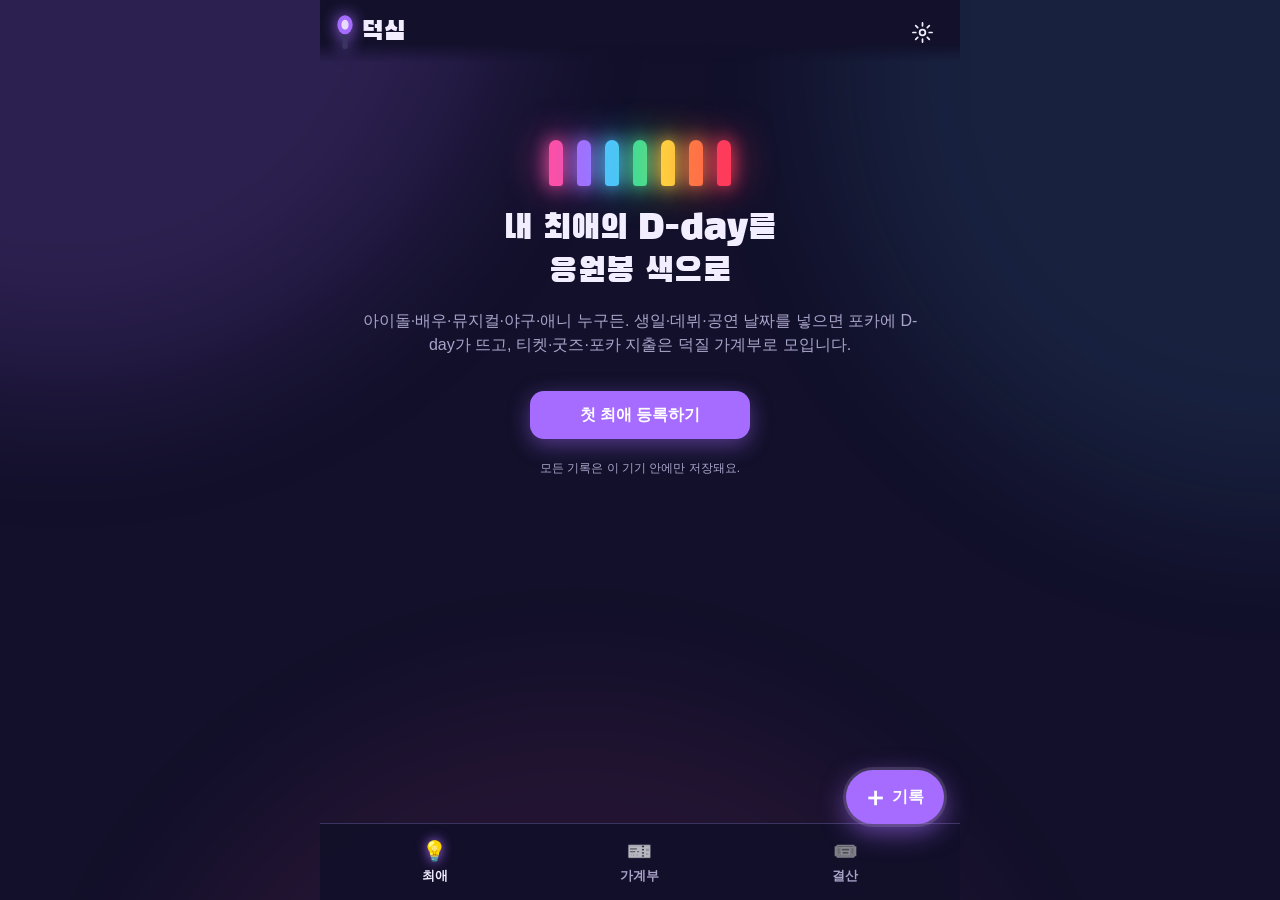
<file: index.html>
<!doctype html>
<html lang="ko">
<head>
  <meta charset="utf-8">
  <meta name="viewport" content="width=device-width, initial-scale=1, viewport-fit=cover">
  <title>덕심 — 최애 D-day와 덕질 가계부</title>
  <meta name="description" content="최애 생일·데뷔·공연 D-day를 홈 화면에, 티켓·굿즈·포카 지출은 덕질 가계부로. 한 달이 끝나면 덕질 결산 티켓 한 장.">
  <meta name="theme-color" content="#12102A">
  <meta property="og:title" content="덕심 — 최애 D-day와 덕질 가계부">
  <meta property="og:description" content="아이돌·배우·뮤지컬·야구·애니 누구든. 응원봉 색으로 물드는 D-day 포카와 이번 달 덕질 결산 티켓.">
  <meta property="og:image" content="https://rlawnstlr001-design.github.io/deoksim/og.png">
  <meta property="og:url" content="https://rlawnstlr001-design.github.io/deoksim/">
  <meta property="og:type" content="website">
  <meta name="twitter:card" content="summary_large_image">
  <link rel="icon" href="icons/icon.svg" type="image/svg+xml">
  <link rel="manifest" href="manifest.webmanifest">
  <link rel="preconnect" href="https://fonts.googleapis.com">
  <link rel="preconnect" href="https://fonts.gstatic.com" crossorigin>
  <link href="https://fonts.googleapis.com/css2?family=Black+Han+Sans&display=swap" rel="stylesheet">
  <link rel="stylesheet" href="styles.css?v=202610041102">
</head>
<body>
  <div class="stage" aria-hidden="true"><i></i><i></i><i></i></div>
  <header class="top">
    <a class="brand" href="#/" aria-label="덕심 처음으로">
      <svg class="stick" viewBox="0 0 20 40" aria-hidden="true"><rect x="7" y="22" width="6" height="17" rx="2.5" fill="#3A3560"/><ellipse cx="10" cy="12" rx="8.5" ry="10.5" fill="var(--glow)"/><ellipse cx="10" cy="12" rx="4" ry="5.5" fill="#fff" opacity=".75"/></svg>
      <span class="brand-name">덕심</span>
    </a>
    <button class="icon-btn" id="btn-settings" aria-label="설정">
      <svg viewBox="0 0 24 24" aria-hidden="true"><circle cx="12" cy="12" r="3"/><path d="M12 2v3M12 19v3M2 12h3M19 12h3M4.9 4.9l2.1 2.1M17 17l2.1 2.1M4.9 19.1 7 17M17 7l2.1-2.1"/></svg>
    </button>
  </header>

  <main id="view" tabindex="-1"></main>

  <nav class="tabbar" aria-label="화면">
    <a href="#/" data-tab="home"><span class="ti">💡</span>최애</a>
    <a href="#/book" data-tab="book"><span class="ti">🎫</span>가계부</a>
    <a href="#/report" data-tab="report"><span class="ti">🎟️</span>결산</a>
  </nav>
  <button class="fab" id="fab" aria-label="덕질 지출 기록">＋<span>기록</span></button>

  <div id="toast" role="status" aria-live="polite"></div>
  <div id="sheet-root"></div>

  <script src="config.js?v=202610041102"></script>
  <script type="module" src="js/app.js?v=202610041102"></script>
</body>
</html>
</file>
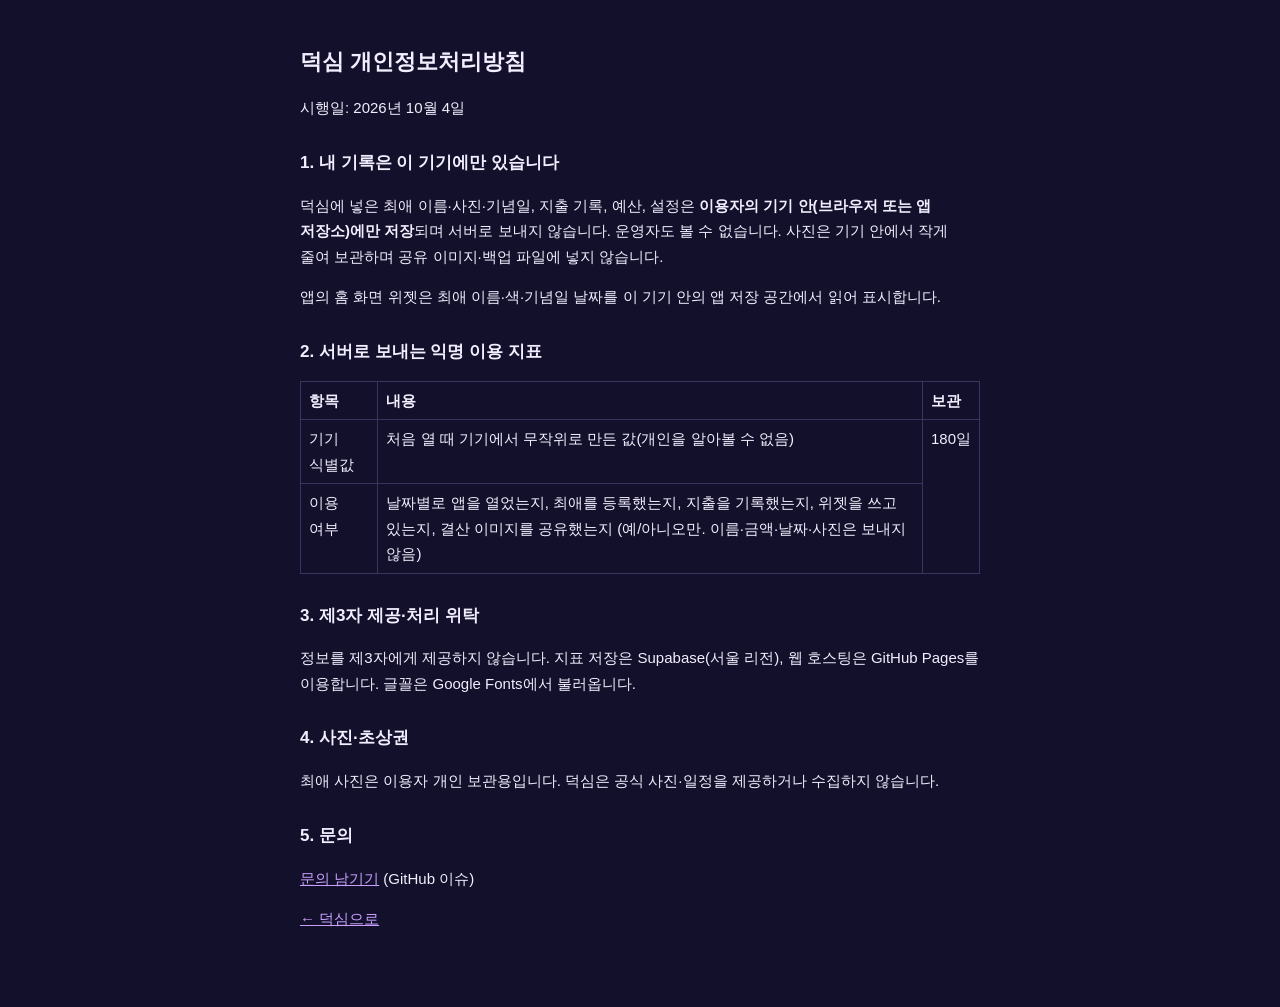
<file: privacy.html>
<!doctype html>
<html lang="ko">
<head>
  <meta charset="utf-8">
  <meta name="viewport" content="width=device-width, initial-scale=1">
  <title>개인정보처리방침 — 덕심</title>
  <style>
    body { margin: 0; background: #12102A; color: #F2EEFF; font: 15px/1.7 -apple-system, 'Apple SD Gothic Neo', 'Malgun Gothic', sans-serif; word-break: keep-all; }
    main { max-width: 680px; margin: 0 auto; padding: 28px 16px 60px; }
    h1 { font-size: 22px; } h2 { font-size: 17px; margin-top: 28px; }
    table { border-collapse: collapse; width: 100%; } td, th { border: 1px solid #3A3560; padding: 6px 8px; text-align: left; vertical-align: top; }
    a { color: #C9A0FF; }
  </style>
</head>
<body>
<main>
  <h1>덕심 개인정보처리방침</h1>
  <p>시행일: 2026년 10월 4일</p>

  <h2>1. 내 기록은 이 기기에만 있습니다</h2>
  <p>덕심에 넣은 최애 이름·사진·기념일, 지출 기록, 예산, 설정은 <b>이용자의 기기 안(브라우저 또는 앱 저장소)에만 저장</b>되며 서버로 보내지 않습니다. 운영자도 볼 수 없습니다. 사진은 기기 안에서 작게 줄여 보관하며 공유 이미지·백업 파일에 넣지 않습니다.</p>
  <p>앱의 홈 화면 위젯은 최애 이름·색·기념일 날짜를 이 기기 안의 앱 저장 공간에서 읽어 표시합니다.</p>

  <h2>2. 서버로 보내는 익명 이용 지표</h2>
  <table>
    <tr><th>항목</th><th>내용</th><th>보관</th></tr>
    <tr><td>기기 식별값</td><td>처음 열 때 기기에서 무작위로 만든 값(개인을 알아볼 수 없음)</td><td rowspan="2">180일</td></tr>
    <tr><td>이용 여부</td><td>날짜별로 앱을 열었는지, 최애를 등록했는지, 지출을 기록했는지, 위젯을 쓰고 있는지, 결산 이미지를 공유했는지 (예/아니오만. 이름·금액·날짜·사진은 보내지 않음)</td></tr>
  </table>

  <h2>3. 제3자 제공·처리 위탁</h2>
  <p>정보를 제3자에게 제공하지 않습니다. 지표 저장은 Supabase(서울 리전), 웹 호스팅은 GitHub Pages를 이용합니다. 글꼴은 Google Fonts에서 불러옵니다.</p>

  <h2>4. 사진·초상권</h2>
  <p>최애 사진은 이용자 개인 보관용입니다. 덕심은 공식 사진·일정을 제공하거나 수집하지 않습니다.</p>

  <h2>5. 문의</h2>
  <p><a href="https://github.com/rlawnstlr001-design/deoksim/issues">문의 남기기</a> (GitHub 이슈)</p>
  <p><a href="./">← 덕심으로</a></p>
</main>
</body>
</html>
</file>
<file: styles.css>
/* 덕심 — 불 꺼진 공연장. 객석마다 응원봉 빛, 최애마다 자기 색으로 물든다 */
:root {
  --night: #12102A;
  --seat: #1E1B3A;
  --seat-2: #2A2650;
  --line: #3A3560;
  --text: #F2EEFF;
  --text-2: #A9A3C9;
  --paper: #F7F3FF;
  --paper-ink: #1A1530;
  --paper-sub: #6B6488;
  --glow: #A66CFF;
  --display: 'Black Han Sans', 'Malgun Gothic', sans-serif;
  --sans: -apple-system, BlinkMacSystemFont, 'Apple SD Gothic Neo', 'Malgun Gothic', 'Noto Sans KR', sans-serif;
  color-scheme: dark;
}
* { box-sizing: border-box; }
[hidden] { display: none !important; }
html, body { margin: 0; }
body {
  background: var(--night); color: var(--text); font-family: var(--sans); font-size: 16px; line-height: 1.5;
  word-break: keep-all; overflow-wrap: anywhere; -webkit-font-smoothing: antialiased; -webkit-tap-highlight-color: transparent;
  min-height: 100dvh;
}
button { font: inherit; color: inherit; }
a { color: inherit; }

/* 무대 조명 번짐 */
.stage { position: fixed; inset: 0; pointer-events: none; z-index: 0; overflow: hidden; }
.stage i { position: absolute; width: 70vmax; height: 70vmax; border-radius: 50%; filter: blur(80px); opacity: .18; }
.stage i:nth-child(1) { background: var(--glow); left: -30vmax; top: -40vmax; }
.stage i:nth-child(2) { background: #4FC3FF; right: -35vmax; top: -30vmax; opacity: .1; }
.stage i:nth-child(3) { background: #FF4FA3; left: 10vmax; bottom: -55vmax; opacity: .08; }

.top {
  position: sticky; top: 0; z-index: 10; max-width: 640px; margin: 0 auto;
  padding: calc(env(safe-area-inset-top) + 10px) 16px 8px; display: flex; justify-content: space-between; align-items: center;
  background: linear-gradient(var(--night) 70%, transparent);
}
.brand { display: flex; align-items: center; gap: 8px; text-decoration: none; }
.stick { width: 18px; height: 36px; filter: drop-shadow(0 0 8px var(--glow)); }
.brand-name { font-family: var(--display); font-size: 26px; letter-spacing: 1px; }
.icon-btn { width: 44px; height: 44px; border: none; background: none; border-radius: 50%; display: grid; place-items: center; cursor: pointer; font-size: 26px; }
.icon-btn svg { width: 23px; height: 23px; fill: none; stroke: currentColor; stroke-width: 1.8; stroke-linecap: round; }
.icon-btn:disabled { opacity: .25; }

main { position: relative; z-index: 1; max-width: 640px; margin: 0 auto; padding: 4px 16px calc(120px + env(safe-area-inset-bottom)); outline: none; }

/* ---------- 탭바·기록 버튼 ---------- */
.tabbar {
  position: fixed; left: 0; right: 0; bottom: 0; z-index: 20;
  display: grid; grid-template-columns: repeat(3, 1fr); max-width: 640px; margin: 0 auto;
  padding: 6px 12px calc(8px + env(safe-area-inset-bottom));
  background: rgba(18, 16, 42, .92); backdrop-filter: blur(10px); border-top: 1px solid var(--line);
}
.tabbar a { display: flex; flex-direction: column; align-items: center; gap: 1px; padding: 6px 0; text-decoration: none; font-size: 12.5px; color: var(--text-2); font-weight: 600; }
.tabbar a .ti { font-size: 20px; filter: grayscale(1) brightness(1.4); opacity: .7; }
.tabbar a.on { color: var(--text); }
.tabbar a.on .ti { filter: none; opacity: 1; text-shadow: 0 0 12px var(--glow); }
.fab {
  position: fixed; z-index: 21; right: max(16px, calc(50vw - 304px)); bottom: calc(76px + env(safe-area-inset-bottom));
  height: 54px; padding: 0 20px 0 16px; border: none; border-radius: 27px; cursor: pointer;
  background: var(--glow); color: var(--glow-ink, #fff); font-size: 26px; font-weight: 800; display: flex; align-items: center; gap: 4px;
  box-shadow: 0 0 0 3px rgba(255, 255, 255, .12), 0 8px 26px color-mix(in srgb, var(--glow) 60%, transparent);
}
.fab span { font-size: 16px; }

/* ---------- 버튼·입력 ---------- */
.btn { min-height: 48px; padding: 10px 18px; border-radius: 14px; border: 1px solid var(--line); background: var(--seat); font-weight: 700; cursor: pointer; display: inline-flex; align-items: center; justify-content: center; }
.btn-glow { background: var(--glow); border-color: transparent; color: var(--glow-ink, #fff); box-shadow: 0 6px 22px color-mix(in srgb, var(--glow) 45%, transparent); }
.btn:disabled { opacity: .4; }
.btn-wide { width: 100%; margin-top: 10px; }
.text-btn { border: none; background: none; color: var(--text-2); font-weight: 700; cursor: pointer; padding: 8px; min-height: 40px; }
.danger { color: #FF6B81; display: block; margin: 8px auto 0; }
.fine { font-size: 12px; color: var(--text-2); text-align: center; }
.fine a { color: inherit; }
.none { color: var(--text-2); text-align: center; padding: 18px 0; list-style: none; }
.sub { color: var(--text-2); font-size: 14px; }

/* ---------- 첫 화면 ---------- */
.welcome { text-align: center; padding: 30px 6px; }
.welcome h1 { font-family: var(--display); font-weight: 400; font-size: 34px; line-height: 1.25; margin: 22px 0 12px; }
.welcome p { color: var(--text-2); }
.welcome .btn { margin: 18px 0 8px; min-width: 220px; }
.crowd { display: flex; justify-content: center; gap: 14px; height: 90px; align-items: flex-end; }
.crowd i { width: 14px; height: 46px; border-radius: 8px 8px 4px 4px; background: var(--c); box-shadow: 0 0 18px var(--c), 0 0 40px var(--c); animation: wave 1.6s ease-in-out infinite; animation-delay: var(--d); transform-origin: bottom center; }
@keyframes wave { 0%, 100% { transform: rotate(-14deg); } 50% { transform: rotate(14deg) translateY(-6px); } }

/* ---------- 홈 ---------- */
.next {
  display: grid; grid-template-columns: 1fr auto; grid-template-rows: auto auto; align-items: center;
  margin: 6px 0 14px; padding: 14px 16px; border-radius: 18px; text-decoration: none;
  background: linear-gradient(120deg, color-mix(in srgb, var(--c) 30%, var(--seat)), var(--seat));
  border: 1px solid color-mix(in srgb, var(--c) 50%, transparent);
  box-shadow: 0 0 28px color-mix(in srgb, var(--c) 25%, transparent);
}
.next-k { font-size: 12px; color: var(--text-2); font-weight: 700; }
.next-t { grid-row: 2; font-weight: 800; }
.next-d { grid-row: 1 / span 2; grid-column: 2; font-family: var(--display); font-size: 34px; color: var(--c); text-shadow: 0 0 16px var(--c); }
.tip { background: var(--seat); border: 1px dashed var(--line); border-radius: 14px; padding: 12px 14px; margin-bottom: 14px; font-size: 14px; }
.tip p { margin: 4px 0 0; color: var(--text-2); }
.grid { display: grid; grid-template-columns: repeat(2, 1fr); gap: 14px; }

/* ---------- 포카 ---------- */
.poca {
  --mx: 50%; --my: 30%; --rx: 0deg; --ry: 0deg;
  position: relative; display: block; aspect-ratio: 55 / 85; border-radius: 14px; overflow: hidden; text-decoration: none;
  background: var(--seat); transform: perspective(700px) rotateX(var(--rx)) rotateY(var(--ry));
  transition: transform .15s ease-out;
  box-shadow: 0 0 0 2px color-mix(in srgb, var(--c) 70%, transparent), 0 10px 30px rgba(0, 0, 0, .45), 0 0 26px color-mix(in srgb, var(--c) 35%, transparent);
}
.poca-img { position: absolute; inset: 0; background-size: cover; background-position: center;
  background-color: var(--c);
  background-image: radial-gradient(circle at 30% 20%, rgba(255, 255, 255, .45), transparent 45%), linear-gradient(160deg, var(--c), color-mix(in srgb, var(--c) 45%, #12102A));
  display: grid; place-items: center; }
.initial { font-family: var(--display); font-weight: 400; font-size: 70px; color: var(--ink); opacity: .9; }
.holo {
  position: absolute; inset: 0; pointer-events: none; mix-blend-mode: color-dodge; opacity: .55;
  background:
    radial-gradient(circle at var(--mx) var(--my), rgba(255, 255, 255, .55), transparent 38%),
    linear-gradient(115deg, transparent 20%, rgba(255, 119, 223, .35) 36%, rgba(108, 233, 255, .35) 48%, rgba(255, 245, 140, .35) 60%, transparent 76%);
  background-size: 100% 100%, 220% 220%;
  background-position: center, calc(var(--mx) * 1.2) calc(var(--my) * 1.2);
}
.poca-spent { position: absolute; top: 8px; right: 8px; font-size: 11.5px; font-weight: 800; padding: 3px 8px; border-radius: 99px; background: rgba(18, 16, 42, .7); color: #fff; }
.poca-foot { position: absolute; left: 0; right: 0; bottom: 0; padding: 26px 12px 12px; background: linear-gradient(transparent, rgba(12, 10, 30, .88)); color: #fff; display: flex; flex-direction: column; }
.poca-name { font-weight: 800; font-size: 17px; line-height: 1.2; }
.poca-dday { font-family: var(--display); font-size: 28px; line-height: 1.1; color: #fff; text-shadow: 0 0 12px var(--c); }
.poca-dday small { display: block; font-family: var(--sans); font-size: 11.5px; font-weight: 700; color: rgba(255, 255, 255, .8); text-shadow: none; }
.poca.add { border: 2px dashed var(--line); background: transparent; box-shadow: none; display: flex; flex-direction: column; align-items: center; justify-content: center; color: var(--text-2); font-weight: 700; cursor: pointer; transform: none; }
.poca.add span { font-size: 40px; line-height: 1; }
.poca.big { width: min(56vw, 230px); margin: 0 auto; }
body[data-route="idol"] .fab, body[data-route="report"] .fab { display: none; }
.poca.big .poca-name { font-size: 22px; }
.poca.big .poca-dday { font-size: 38px; }

/* ---------- 최애 상세 ---------- */
.back { display: inline-block; text-decoration: none; color: var(--text-2); font-weight: 700; padding: 6px 0 10px; }
.idol-hero { padding: 8px 0 4px; }
.idol-meta { text-align: center; color: var(--text-2); margin: 12px 0 6px; font-size: 14px; }
.idol-actions { display: grid; grid-template-columns: 1fr 2fr; gap: 10px; margin: 8px 0 6px; }
.h { display: flex; justify-content: space-between; align-items: center; font-size: 17px; margin: 22px 0 8px; }
.annivs, .ex-list { list-style: none; margin: 0; padding: 0; }
.anniv { width: 100%; display: grid; grid-template-columns: auto 1fr auto; gap: 10px; align-items: center; text-align: left; padding: 12px 12px; margin-bottom: 8px; border-radius: 14px; border: 1px solid var(--line); background: var(--seat); cursor: pointer; }
.kind { font-size: 11.5px; font-weight: 800; padding: 3px 8px; border-radius: 8px; background: color-mix(in srgb, var(--c) 25%, transparent); color: color-mix(in srgb, var(--c) 70%, white); }
.alabel { font-weight: 700; }
.alabel small { display: block; font-weight: 400; color: var(--text-2); font-size: 12.5px; }
.dd { font-family: var(--display); font-size: 24px; color: var(--c); }
.dd.today { text-shadow: 0 0 12px var(--c); }
.dd.past { color: var(--text-2); font-size: 18px; }
.spend-row { display: grid; grid-template-columns: 1fr 1fr; gap: 10px; }
.spend-row div { background: var(--seat); border-radius: 14px; padding: 10px 14px; border: 1px solid var(--line); }
.spend-row small { display: block; color: var(--text-2); font-size: 12px; }
.spend-row b { font-family: var(--display); font-weight: 400; font-size: 22px; }
.ex { width: 100%; display: grid; grid-template-columns: auto 1fr auto; gap: 10px; align-items: center; text-align: left; padding: 10px 4px; border: none; border-bottom: 1px solid var(--line); background: none; cursor: pointer; }
.ex-icon { width: 38px; height: 38px; border-radius: 12px; display: grid; place-items: center; background: var(--seat-2); font-size: 18px; }
.ex-body small { display: flex; align-items: center; gap: 4px; color: var(--text-2); font-size: 12.5px; }
.ex-amt { font-weight: 800; }
.dot { display: inline-block; width: 8px; height: 8px; border-radius: 50%; background: var(--c); box-shadow: 0 0 6px var(--c); }

/* ---------- 가계부 ---------- */
.mhead { display: flex; align-items: center; justify-content: space-between; margin: 4px 0; }
.mhead h2 { margin: 0; font-size: 18px; }
.total { text-align: center; margin: 6px 0 10px; }
.total small { color: var(--text-2); font-weight: 700; font-size: 13px; }
.total b { display: block; font-family: var(--display); font-weight: 400; font-size: 44px; text-shadow: 0 0 22px color-mix(in srgb, var(--glow) 60%, transparent); }
.budget { width: 100%; display: flex; flex-direction: column; gap: 6px; padding: 10px 12px; border-radius: 14px; border: 1px dashed var(--line); background: none; color: var(--text-2); font-size: 13px; font-weight: 700; cursor: pointer; }
.bar { display: block; height: 10px; border-radius: 5px; background: var(--seat-2); overflow: hidden; }
.bar i { display: block; height: 100%; background: var(--glow); border-radius: 5px; }
.bar i.over { background: #FF3B5C; }
.catsum { display: flex; gap: 6px; overflow-x: auto; margin: 12px -16px 4px; padding: 0 16px; scrollbar-width: none; }
.catsum span { flex: none; font-size: 13px; padding: 6px 10px; border-radius: 99px; background: var(--seat); border: 1px solid var(--line); }
.dayh { font-size: 13px; color: var(--text-2); margin: 18px 0 2px; }

/* ---------- 결산 티켓 ---------- */
.seg { display: grid; grid-template-columns: 1fr 1fr; background: var(--seat); border-radius: 12px; padding: 4px; margin: 4px 0 16px; }
.seg button { border: none; background: none; padding: 9px; border-radius: 9px; font-weight: 700; color: var(--text-2); cursor: pointer; }
.seg button.on { background: var(--glow); color: var(--glow-ink, #fff); }
.ticket { position: relative; color: var(--paper-ink); }
.t-top, .t-bottom { background: var(--paper); padding: 20px; }
.t-top { border-radius: 20px 20px 0 0; }
.t-bottom { border-radius: 0 0 20px 20px; display: flex; justify-content: space-between; align-items: center; gap: 10px; font-size: 13px; color: var(--paper-sub); font-weight: 700; }
.admit { font-size: 11px; font-weight: 800; letter-spacing: 1.5px; color: var(--paper-sub); }
.ticket h2 { font-family: var(--display); font-weight: 400; font-size: 30px; margin: 6px 0 0; }
.period { margin: 0; color: var(--paper-sub); font-size: 13px; }
.t-total { font-family: var(--display); font-size: 46px; margin: 10px 0; }
.t-stats { display: grid; grid-template-columns: repeat(3, 1fr); margin: 0 0 14px; }
.t-stats div { display: flex; flex-direction: column-reverse; }
.t-stats dt { font-size: 12px; color: var(--paper-sub); }
.t-stats dd { margin: 0; font-family: var(--display); font-size: 22px; }
.t-bars { list-style: none; margin: 0; padding: 0; }
.t-bars li { display: grid; grid-template-columns: 76px 1fr auto; gap: 8px; align-items: center; font-size: 13px; font-weight: 700; margin-bottom: 7px; }
.t-bars li span { overflow: hidden; text-overflow: ellipsis; white-space: nowrap; }
.t-bars i { display: block; height: 12px; width: var(--w); border-radius: 6px; background: var(--c); }
.t-bars .none { grid-template-columns: 1fr; color: var(--paper-sub); }
.perf { position: relative; height: 22px; background: var(--paper); }
.perf::before, .perf::after { content: ''; position: absolute; top: 0; width: 22px; height: 22px; border-radius: 50%; background: var(--night); }
.perf::before { left: -11px; } .perf::after { right: -11px; }
.ticket .perf { border-top: 2px dashed #C9C1E6; background-clip: padding-box; }
.barcode { width: 120px; height: 34px; background: repeating-linear-gradient(90deg, var(--paper-ink) 0 2px, transparent 2px 4px, var(--paper-ink) 4px 7px, transparent 7px 9px); }

/* ---------- 시트 ---------- */
#sheet-root { display: none; }
#sheet-root.on { display: block; }
.sheet-back { position: fixed; inset: 0; background: rgba(5, 4, 15, .62); z-index: 40; animation: fade .2s; }
.sheet {
  position: fixed; left: 50%; bottom: 0; transform: translateX(-50%); z-index: 41; width: min(640px, 100vw); max-height: 92dvh; overflow-y: auto;
  background: var(--seat); border-radius: 22px 22px 0 0; padding: 10px 18px calc(22px + env(safe-area-inset-bottom));
  border-top: 1px solid var(--line); animation: up .26s cubic-bezier(.2, .9, .3, 1);
}
.grip { display: block; width: 44px; height: 5px; border-radius: 3px; background: var(--line); margin: 0 auto 12px; }
@keyframes up { from { transform: translate(-50%, 40%); opacity: 0; } }
@keyframes fade { from { opacity: 0; } }
.sheet-title { font-size: 20px; margin: 4px 0 12px; }
.sheet-title small { font-size: 14px; color: var(--text-2); font-weight: 600; }
.field { display: block; font-size: 13px; font-weight: 700; color: var(--text-2); margin-bottom: 14px; }
.field small { font-weight: 500; }
.field input, .field select, .row2 input { display: block; width: 100%; margin-top: 6px; min-height: 46px; padding: 8px 12px; border-radius: 12px; border: 1px solid var(--line); background: var(--night); color: var(--text); font: inherit; font-weight: 500; }
.chips { display: flex; flex-wrap: wrap; gap: 6px; margin-top: 6px; }
.chip { min-height: 38px; padding: 6px 12px; border-radius: 99px; border: 1px solid var(--line); background: var(--night); font-weight: 700; font-size: 14px; color: var(--text-2); cursor: pointer; }
.chip.on { background: var(--glow); color: var(--glow-ink, #fff); border-color: transparent; }
.sticks { display: grid; grid-template-columns: repeat(7, 1fr); gap: 8px; margin-top: 8px; }
.sw { aspect-ratio: 1; border-radius: 50%; border: none; background: var(--c); cursor: pointer; box-shadow: 0 0 10px var(--c); position: relative; }
.sw.on { outline: 3px solid #fff; outline-offset: 2px; }
.sw.custom { background: conic-gradient(#FF4FA3, #FFD23F, #3DDC97, #4FC3FF, #A66CFF, #FF4FA3); box-shadow: none; display: block; overflow: hidden; }
.sw.custom input { opacity: 0; width: 100%; height: 100%; cursor: pointer; }
.photo-row { display: flex; align-items: center; gap: 10px; margin-top: 6px; font-weight: 500; }
.check { display: flex; align-items: center; gap: 8px; font-size: 15px; margin: 4px 0 14px; }
.check input { width: 20px; height: 20px; accent-color: var(--glow); }
.row2 { display: grid; grid-template-columns: 1fr 1fr; gap: 8px; }
.row2 input { margin-top: 0; }
.set-h { font-size: 15px; margin: 20px 0 8px; }
.file { position: relative; }

/* ---------- 티켓 스텁 입력 ---------- */
.ticket-sheet { background: var(--night); }
.stub { color: var(--paper-ink); }
.stub-top { background: var(--paper); border-radius: 18px 18px 0 0; padding: 14px 18px 10px; transition: transform .5s cubic-bezier(.5, 0, .7, .4), opacity .5s; transform-origin: 0 100%; }
.amount { font-family: var(--display); font-size: 44px; text-align: right; color: var(--paper-ink); }
.stub .perf { background: var(--paper); border-top: 2px dashed #C9C1E6; height: 14px; }
.stub .perf::before, .stub .perf::after { top: -11px; }
.stub-body { background: var(--paper); border-radius: 0 0 18px 18px; padding: 8px 14px 16px; }
.stub.torn .stub-top { transform: translateY(-40px) rotate(-6deg); opacity: 0; }
.cats { display: grid; grid-template-columns: repeat(3, 1fr); gap: 6px; }
.cat { display: flex; flex-direction: column; align-items: center; gap: 2px; padding: 8px 2px; border-radius: 12px; border: 1.5px solid #E2DCF3; background: #fff; font-size: 12.5px; font-weight: 700; color: var(--paper-ink); cursor: pointer; }
.cat span { font-size: 20px; }
.cat.on { border-color: var(--glow); background: color-mix(in srgb, var(--glow) 14%, #fff); }
.qty { display: flex; align-items: center; justify-content: center; gap: 10px; margin: 10px 0 0; font-weight: 700; }
.qty button { width: 36px; height: 36px; border-radius: 50%; border: 1.5px solid #E2DCF3; background: #fff; cursor: pointer; color: var(--paper-ink); }
.who { display: flex; gap: 6px; overflow-x: auto; margin: 10px -14px 0; padding: 0 14px 2px; scrollbar-width: none; }
.who-chip { flex: none; min-height: 36px; padding: 6px 12px; border-radius: 99px; border: 2px solid var(--c); background: #fff; color: var(--paper-ink); font-weight: 800; font-size: 13.5px; cursor: pointer; }
.who-chip.on { background: var(--c); color: var(--ink); box-shadow: 0 0 12px var(--c); }
.stub .row2 { margin-top: 10px; }
.stub .row2 input { background: #fff; color: var(--paper-ink); border-color: #E2DCF3; }
.pad { display: grid; grid-template-columns: repeat(3, 1fr); gap: 6px; margin-top: 10px; }
.pad button { min-height: 50px; border: none; border-radius: 12px; background: #EFEAFB; color: var(--paper-ink); font-size: 22px; font-weight: 700; cursor: pointer; }
.pad button:active { background: #DED6F6; }
.stub .danger { color: #D7263D; }

/* ---------- 알림 ---------- */
#toast {
  position: fixed; left: 50%; bottom: calc(150px + env(safe-area-inset-bottom)); transform: translate(-50%, 10px); opacity: 0; pointer-events: none; z-index: 50;
  display: flex; gap: 10px; align-items: center; background: var(--paper); color: var(--paper-ink); padding: 11px 18px; border-radius: 14px; font-weight: 700; font-size: 14px;
  transition: opacity .2s, transform .2s; max-width: calc(100vw - 32px); box-shadow: 0 8px 30px rgba(0, 0, 0, .4);
}
#toast.on { opacity: 1; transform: translate(-50%, 0); pointer-events: auto; }
.toast-act { border: none; background: none; color: #7B3FF2; font-weight: 800; cursor: pointer; }

@media (prefers-reduced-motion: reduce) { *, *::before, *::after { animation-duration: .01ms !important; transition-duration: .01ms !important; } }
</file>
